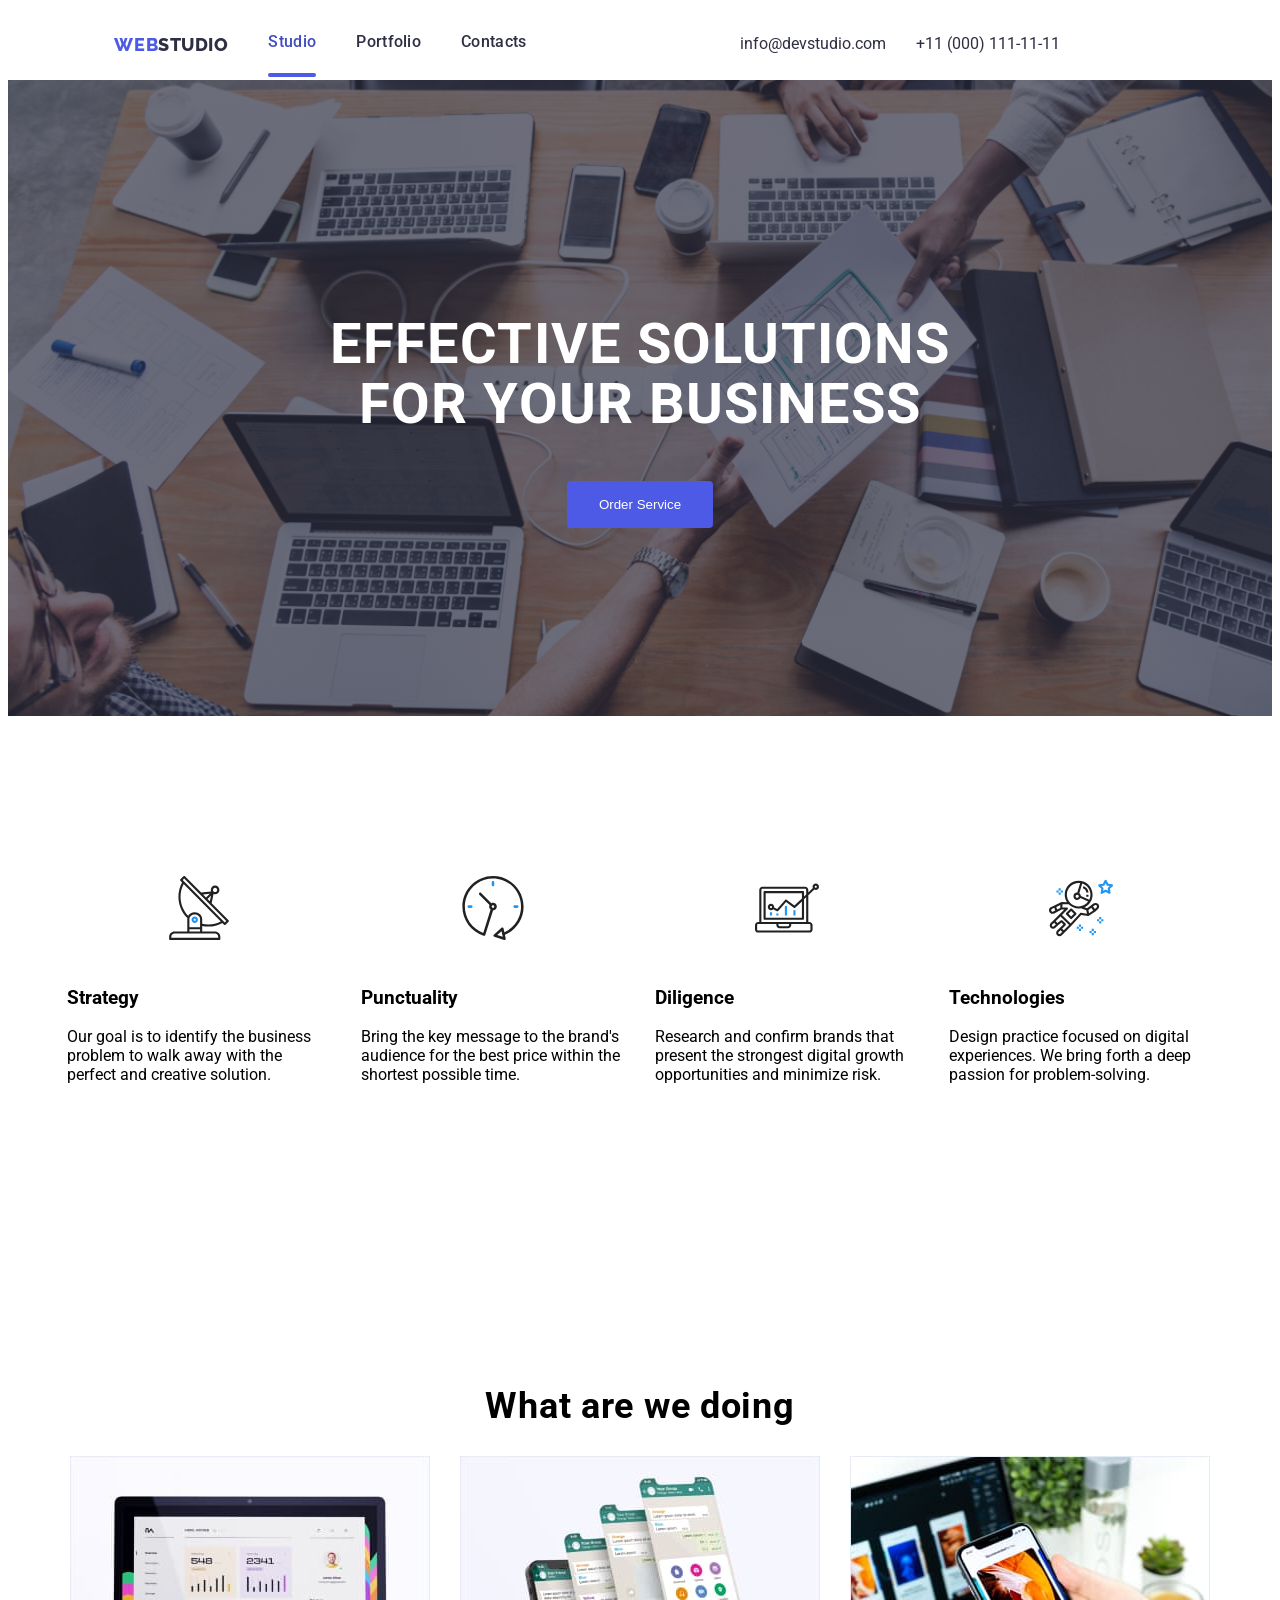
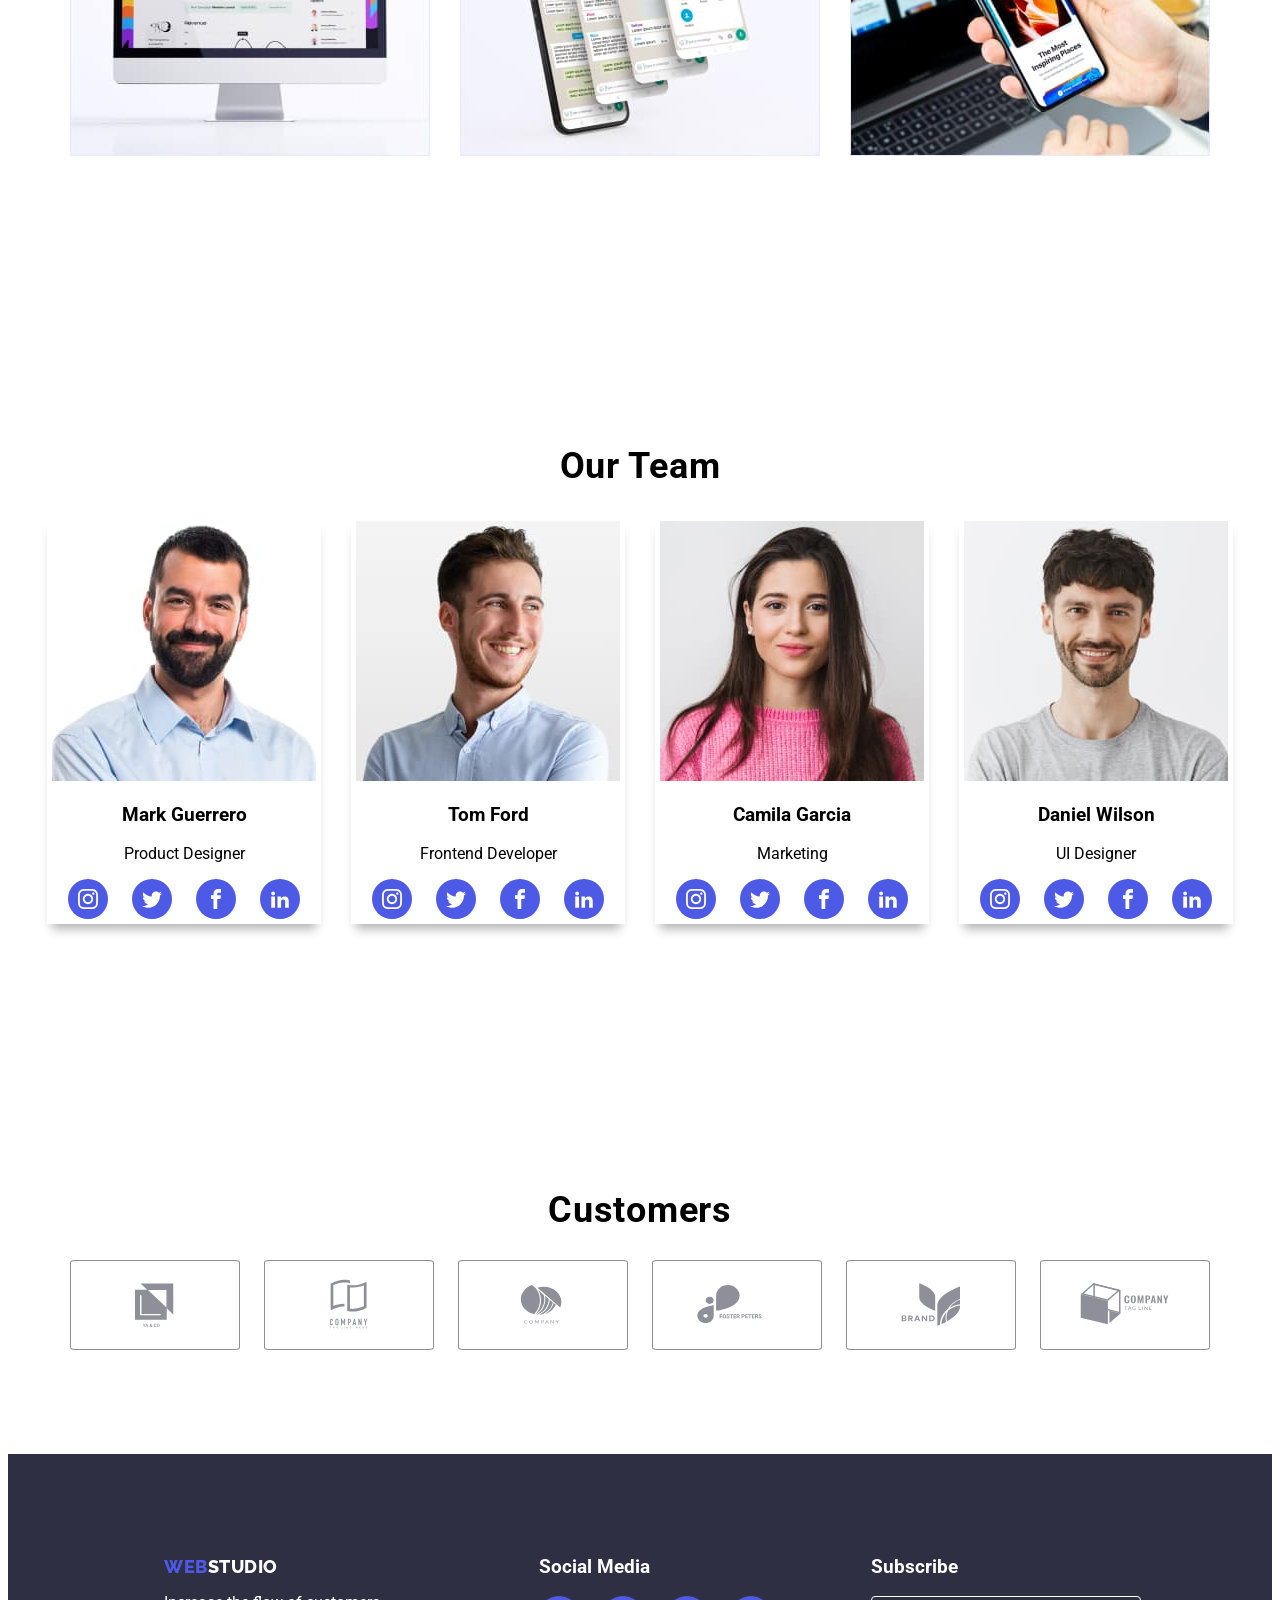
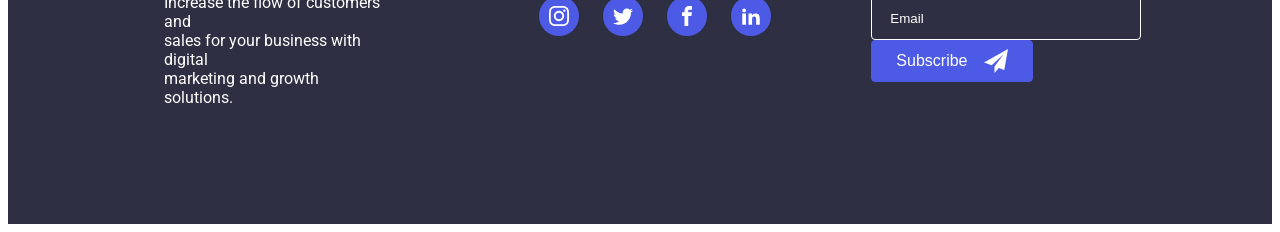
<file: index.html>
<!DOCTYPE html>
<html lang="en">

<head>
    <meta charset="UTF-8" />
    <meta name="viewport" content="width=device-width, initial-scale=1.0" />
    <title>Homework # 6</title>

    <!-- Fonts -->
    <link
        href="https://fonts.googleapis.com/css2?family=Raleway:wght@800&family=Roboto:wght@400;500;700;900&display=swap"
        rel="stylesheet">

    <!-- CSS -->
    <link rel="stylesheet" href="css/styles.css">
</head>

<body>
    <!-- page menu -->
    <header class="container">
        <div class="menu header">
            <a href="index.html" class="logo"><span>WEB</span>STUDIO</a>
            <ul>
                <nav class="menu-list">
                    <li>
                        <a class="menu-link active" href="index.html" target="_self">Studio</a>
                    </li>
                    <li>
                        <a class="menu-link" href="portfolio.html" target="_self">Portfolio</a>
                    </li>
                    <li>
                        <a class="menu-link" href="#" target="_self">Contacts</a>
                    </li>
                </nav>
            </ul>
        </div>
        <ul>
            <li class="menu-ctas-item">
                <a href="mailto:info@devstudio.com">info@devstudio.com</a>
            </li>
            <li class="menu-ctas-item">
                <a href="tel:+110001111111">+11 (000) 111-11-11</a>
            </li>
        </ul>

    </header>
    <!-- end of page menu-->

    <main>
        <!-- Hero Section  -->
        <section class="hero">
            <div class="hero-drk">
                <h1 class="hero-txt">Effective Solutions<br>for Your Business</h1>
                <button type="button" class="hero-btn" data-modal-open>Order Service</button>
                <div class="backdrop is-hidden" data-modal>
                    <div class="modal">
                        <button type="button" class="close-btn" data-modal-close>
                            <svg width="18" height="18">
                                <use href="./images/icons.svg#close"></use>
                            </svg>
                        </button>

                        <h3>Leave your contacts and we will call you back</h3>
                        <form class="contact-form">
                            <label for="name" class="contact-label">
                                <span class="form-label">Name</span>
                                <input type="text" class="form-input">
                                <svg width="18" height="18" class="form-icon">
                                    <use href="images/icons.svg#person"></use>
                                </svg>
                            </label>
                            <label for="phone" class="contact-label">
                                <span class="form-label">Phone</span>
                                <input type="text" class="form-input">
                                <svg width="18" height="18" class="form-icon">
                                    <use href="images/icons.svg#phone"></use>
                                </svg>
                            </label>
                            <label for="email" class="contact-label">
                                <span class="form-label">Email</span>
                                <input type="text" class="form-input">
                                <svg width="18" height="18" class="form-icon">
                                    <use href="images/icons.svg#email"></use>
                                </svg>
                            </label>
                            <label for="comment" class="contact-label">
                                <span class="form-label">Comment</span>
                                <textarea class="form-label-textarea" rows="8" placeholder="Text input"></textarea>
                            </label>
                            <label for="agree" class="form-agree">
                                <input type="checkbox" name="agree" value="agree" class="agree-chkbox">
                                <svg width="16" height="16" class="agree-chk-icon">
                                    <use href="./images/icons.svg#checkbox"></use>
                                </svg>
                                <span class="agree-txt">I accept the terms and conditions of the <a class="privacy" href="">Privacy Policy</a>.</span>
                            </label>
                            <button class="send-btn">Send</button>
                        </form>
                    </div>
                </div>
            </div>
        </section>

        <!-- Advantages Section -->
        <section class="advantages">
            <ul>
                <li>
                    <svg class="adv-icon" width="64px" height="64px">
                        <use href="images/icons.svg#antenna-1"></use>
                    </svg>
                    <h3>Strategy</h3>
                    <p>Our goal is to identify the business problem to walk away with the perfect and creative solution.
                    </p>
                </li>
                <li>
                    <svg class="adv-icon" width="64px" height="64px">
                        <use href="images/icons.svg#clock-1"></use>
                    </svg>
                    <h3>Punctuality</h3>
                    <p>Bring the key message to the brand's audience for the best price within the shortest possible
                        time.</p>
                </li>
                <li>
                    <svg class="adv-icon" width="64px" height="64px">
                        <use href="images/icons.svg#diagram-1"></use>
                    </svg>
                    <h3>Diligence</h3>
                    <p>Research and confirm brands that present the strongest digital growth opportunities and minimize
                        risk.</p>
                </li>
                <li>
                    <svg class="adv-icon" width="64px" height="64px">
                        <use href="images/icons.svg#astronaut-1"></use>
                    </svg>
                    <h3>Technologies</h3>
                    <p>Design practice focused on digital experiences. We bring forth a deep passion for
                        problem-solving.</p>
                </li>
            </ul>
        </section>

        <!-- Services Section -->
        <section class="services">
            <h2>What are we doing</h2>
            <ul>
                <li><img class="services-modal" src="images/img 1.jpg" alt="Computer" width="360"></li>
                <li><img src="images/img 2.jpg" alt="Phone" width="360"></li>
                <li><img src="images/img 3.jpg" alt="Interests" width="360"></li>
            </ul>
        </section>

        <!-- Team Section -->
        <section class="team">
            <h2>Our Team</h2>
            <ul class="teamcard">
                <li class="card-item">
                    <img src="images/team card 1.jpg" alt="Mark Guerrero">
                    <h3>Mark Guerrero</h3>
                    <p>Product Designer</p>
                    <div class="socials">
                    <svg width="40px" height="40px" viewBox="0 0 400 200">
                        <circle r="200" cx="50%" cy="50%" fill="#4D5AE5"></circle>
                        <use href="images/icons.svg#instagram" fill="white"></use>
                    </svg>
                    <svg width="40px" height="40px" viewBox="0 0 400 200">
                        <circle r="200" cx="50%" cy="50%" fill="#4D5AE5"></circle>
                        <use href="images/icons.svg#twitter" fill="white"></use>
                    </svg>
                    <svg width="40px" height="40px" viewBox="0 0 400 200">
                        <circle r="200" cx="50%" cy="50%" fill="#4D5AE5"></circle>
                        <use href="images/icons.svg#facebook" fill="white"></use>
                    </svg>
                    <svg width="40px" height="40px" viewBox="0 0 400 200">
                        <circle r="200" cx="50%" cy="50%" fill="#4D5AE5"></circle>
                        <use href="images/icons.svg#linkedin2" fill="white"></use>
                    </svg>
                    </div>
                </li>
                <li class="card-item">
                    <img src="images/team card 2.jpg" alt="Tom Ford">
                    <h3>Tom Ford</h3>
                    <p>Frontend Developer</p>
                    <div class="socials">
                        <svg width="40px" height="40px" viewBox="0 0 400 200">
                            <circle r="200" cx="50%" cy="50%" fill="#4D5AE5"></circle>
                            <use href="images/icons.svg#instagram" fill="white"></use>
                        </svg>
                        <svg width="40px" height="40px" viewBox="0 0 400 200">
                            <circle r="200" cx="50%" cy="50%" fill="#4D5AE5"></circle>
                            <use href="images/icons.svg#twitter" fill="white"></use>
                        </svg>
                        <svg width="40px" height="40px" viewBox="0 0 400 200">
                            <circle r="200" cx="50%" cy="50%" fill="#4D5AE5"></circle>
                            <use href="images/icons.svg#facebook" fill="white"></use>
                        </svg>
                        <svg width="40px" height="40px" viewBox="0 0 400 200">
                            <circle r="200" cx="50%" cy="50%" fill="#4D5AE5"></circle>
                            <use href="images/icons.svg#linkedin2" fill="white"></use>
                        </svg>
                    </div>
                </li>
                <li class="card-item">
                    <img src="images/team card 3.jpg" alt="Camila Garcia">
                    <h3>Camila Garcia</h3>
                    <p>Marketing</p>
                    <div class="socials">
                        <svg width="40px" height="40px" viewBox="0 0 400 200">
                            <circle r="200" cx="50%" cy="50%" fill="#4D5AE5"></circle>
                            <use href="images/icons.svg#instagram" fill="white"></use>
                        </svg>
                        <svg width="40px" height="40px" viewBox="0 0 400 200">
                            <circle r="200" cx="50%" cy="50%" fill="#4D5AE5"></circle>
                            <use href="images/icons.svg#twitter" fill="white"></use>
                        </svg>
                        <svg width="40px" height="40px" viewBox="0 0 400 200">
                            <circle r="200" cx="50%" cy="50%" fill="#4D5AE5"></circle>
                            <use href="images/icons.svg#facebook" fill="white"></use>
                        </svg>
                        <svg width="40px" height="40px" viewBox="0 0 400 200">
                            <circle r="200" cx="50%" cy="50%" fill="#4D5AE5"></circle>
                            <use href="images/icons.svg#linkedin2" fill="white"></use>
                        </svg>
                    </div>
                </li>
                <li class="card-item">
                    <img src="images/team card 4.jpg" alt="Daniel Wilson">
                    <h3>Daniel Wilson</h3>
                    <p>UI Designer</p>
                    <div class="socials">
                        <svg width="40px" height="40px" viewBox="0 0 400 200">
                            <circle r="200" cx="50%" cy="50%" fill="#4D5AE5"></circle>
                            <use href="images/icons.svg#instagram" fill="white"></use>
                        </svg>
                        <svg width="40px" height="40px" viewBox="0 0 400 200">
                            <circle r="200" cx="50%" cy="50%" fill="#4D5AE5"></circle>
                            <use href="images/icons.svg#twitter" fill="white"></use>
                        </svg>
                        <svg width="40px" height="40px" viewBox="0 0 400 200">
                            <circle r="200" cx="50%" cy="50%" fill="#4D5AE5"></circle>
                            <use href="images/icons.svg#facebook" fill="white"></use>
                        </svg>
                        <svg width="40px" height="40px" viewBox="0 0 400 200">
                            <circle r="200" cx="50%" cy="50%" fill="#4D5AE5"></circle>
                            <use href="images/icons.svg#linkedin2" fill="white"></use>
                        </svg>
                    </div>
                </li>
            </ul>
        </section>

        <!-- Clients Section-->
        <section class="clients">
            <h2>Customers</h2>
            <div class="clients-list">
                <svg class="clients-icon" width="104px" height="56px">
                    <use href="images/icons.svg#Logo-6"></use>
                </svg>
                <svg class="clients-icon" width="104px" height="56px">
                    <use href="images/icons.svg#Logo-4"></use>
                </svg>
                <svg class="clients-icon" width="104px" height="56px">
                    <use href="images/icons.svg#Logo-5"></use>
                </svg>
                <svg class="clients-icon" width="104px" height="56px">
                    <use href="images/icons.svg#Logo-2"></use>
                </svg>
                <svg class="clients-icon" width="104px" height="56px">
                    <use href="images/icons.svg#Logo"></use>
                </svg>
                <svg class="clients-icon" width="104px" height="56px">
                    <use href="images/icons.svg#Logo-1"></use>
                </svg>
            </div>
        </section>
    </main>

    <footer class="bg-dark">
        <div class="bg-contents">
            <a href="index.html" class="logo"><span>WEB</span>STUDIO</a>
            <p>Increase the flow of customers and <br> sales for your business with digital <br> marketing and growth
                solutions.</p>
        </div>
        <div class="bg-socials">
            <h3>Social Media</h3>
            <div class="socials">
                <svg width="40px" height="40px" viewBox="0 0 400 200">
                    <circle r="200" cx="50%" cy="50%" fill="#4D5AE5"></circle>
                    <use href="images/icons.svg#instagram" fill="white"></use>
                </svg>
                <svg width="40px" height="40px" viewBox="0 0 400 200">
                    <circle r="200" cx="50%" cy="50%" fill="#4D5AE5"></circle>
                    <use href="images/icons.svg#twitter" fill="white"></use>
                </svg>
                <svg width="40px" height="40px" viewBox="0 0 400 200">
                    <circle r="200" cx="50%" cy="50%" fill="#4D5AE5"></circle>
                    <use href="images/icons.svg#facebook" fill="white"></use>
                </svg>
                <svg width="40px" height="40px" viewBox="0 0 400 200">
                    <circle r="200" cx="50%" cy="50%" fill="#4D5AE5"></circle>
                    <use href="images/icons.svg#linkedin2" fill="white"></use>
                </svg>
            </div>
        </div>
        <div class="bg-sub">
            <h3>Subscribe</h3>
            <form class="bg-sub-form">
                <input type="text" class="input-sub" placeholder="Email">
                <button class="sub-btn">Subscribe
                    <svg width="24" height="24">
                        <use href="images/icons.svg#send"></use>
                    </svg>
                </button>
            </form>
        </div>
    </footer>

    <script src="./js/modal.js"></script>
</body>

</html>
</file>
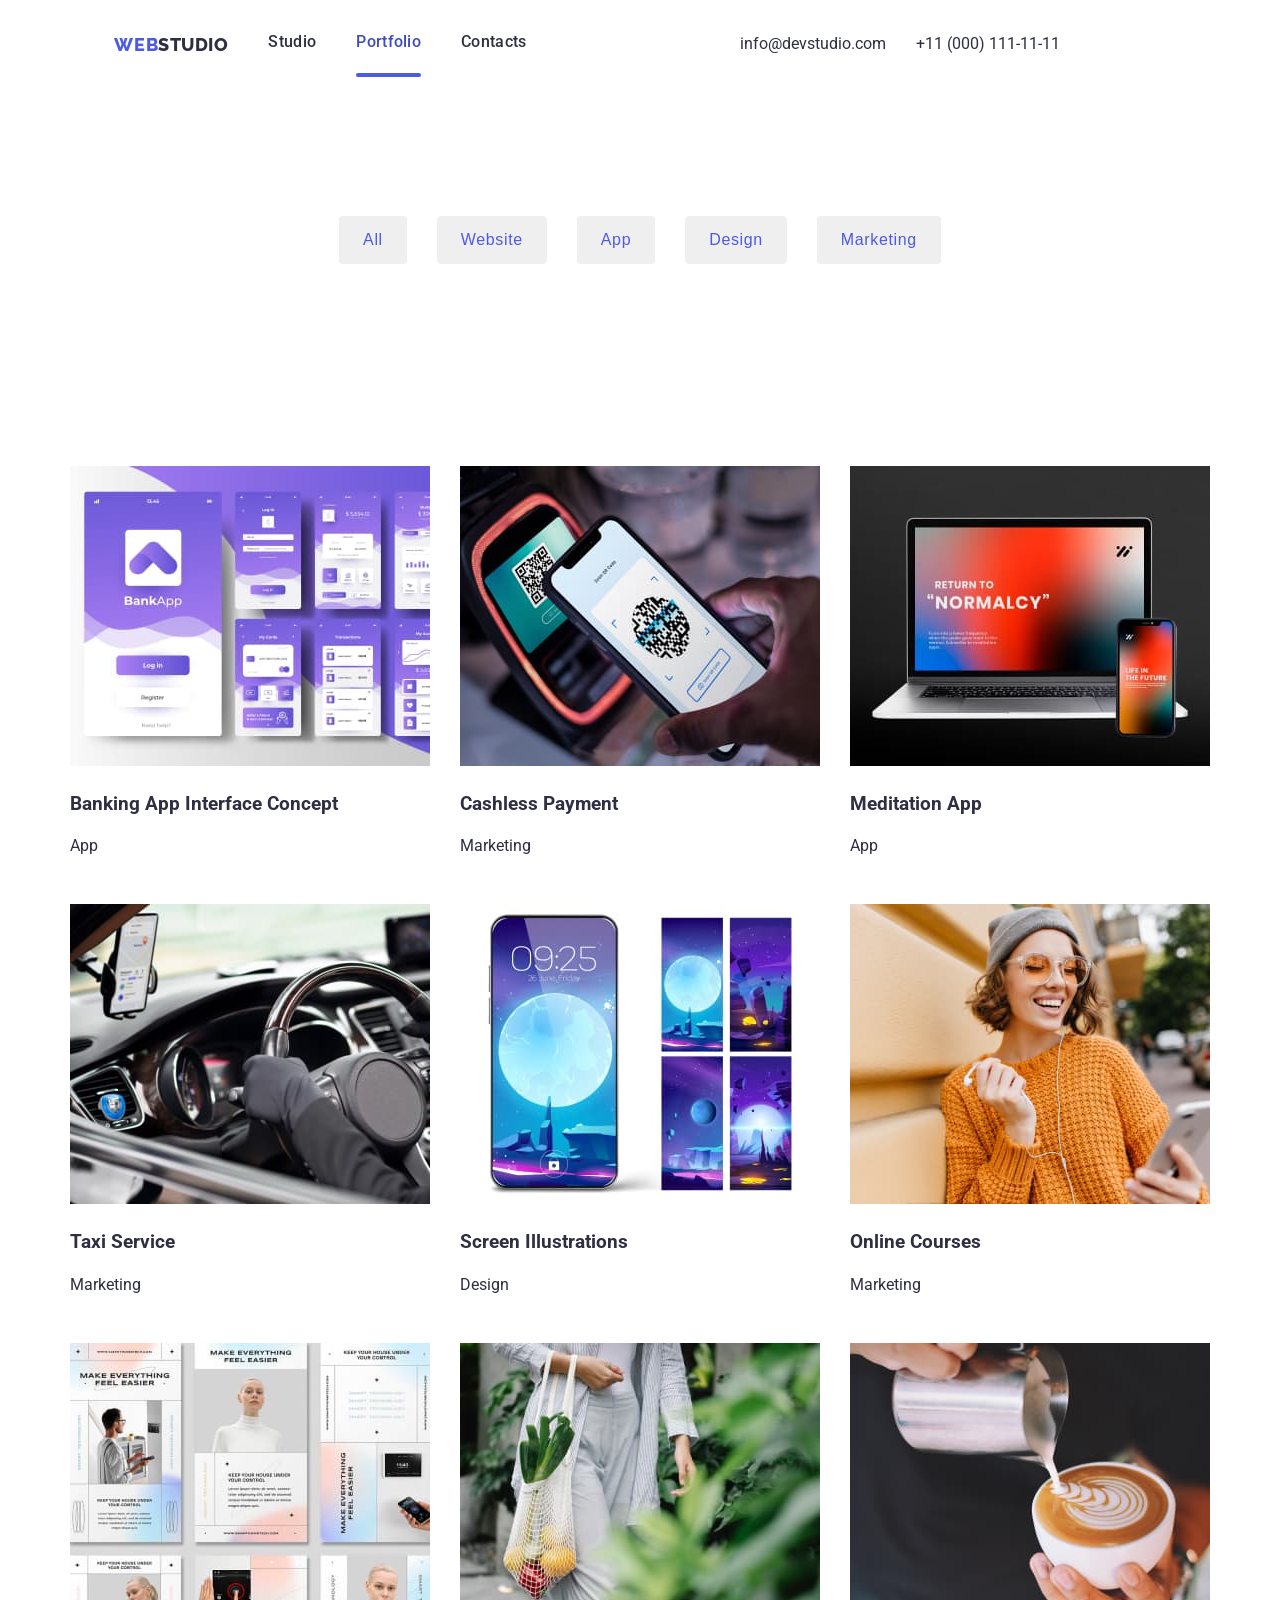
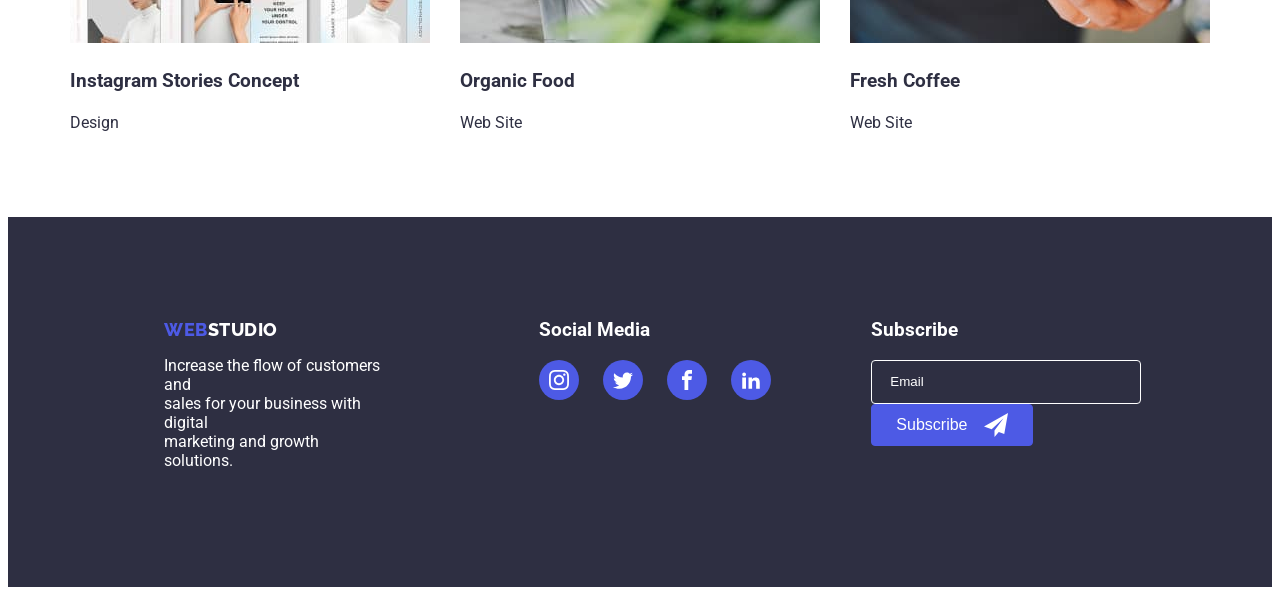
<file: portfolio.html>
<!DOCTYPE html>
<html lang="en">

<head>
    <meta charset="UTF-8" />
    <meta name="viewport" content="width=device-width, initial-scale=1.0" />
    <link rel="preconnect" href="https://fonts.googleapis.com">
    <link rel="preconnect" href="https://fonts.gstatic.com" crossorigin>
    <link
        href="https://fonts.googleapis.com/css2?family=Raleway:wght@800&family=Roboto:wght@400;500;700;900&display=swap"
        rel="stylesheet">
    <link rel="stylesheet" href="css/styles.css">
</head>

<body>
    <!-- page menu -->
    <header class="container">
        <div class="menu">
            <a href="index.html" class="logo"><span>WEB</span>STUDIO</a>
            <ul>
                <nav class="menu-list">
                    <li>
                        <a class="menu-link" href="index.html" target="_self">Studio</a>
                    </li>
                    <li>
                        <a class="menu-link active" href="portfolio.html" target="_self">Portfolio</a>
                    </li>
                    <li>
                        <a class="menu-link" href="#" target="_self">Contacts</a>
                    </li>
                </nav>
            </ul>
        </div>
        <ul>
            <li class="menu-ctas-item">
                <a href="mailto:info@devstudio.com">info@devstudio.com</a>
            </li>
            <li class="menu-ctas-item">
                <a href="tel:+110001111111">+11 (000) 111-11-11</a>
            </li>
        </ul>
    
    </header>
    <!-- end of page menu-->

    <!-- filter section -->
    <section class="filter-page">
        <div class="btn-box">
            <ul class="filter">
                <li class="filter-item">
                    <button type="button" class="filter-btns">All</button>
                </li>
                <li class="filter-item">
                    <button type="button" class="filter-btns">Website</button>
                </li>
                <li class="filter-item">
                    <button type="button" class="filter-btns">App</button>
                </li>   
                <li class="filter-item">
                    <button type="button" class="filter-btns">Design</button>
                </li>  
                <li class="filter-item">
                    <button type="button" class="filter-btns">Marketing</button>
                </li>
            </ul> 
        </div>
    </section>

    <!-- cards section -->
    <section class="p-page">
        <ul class="cards">
            <li class="cards-item">
                <a href="#">
                    <div class="cards-img">
                        <img src="images/app 1.jpg">
                        <div class="cards-img-caption">
                            <p>Lorem, ipsum dolor sit amet consectetur adipisicing elit. Aliquid eaque veniam laboriosam magnam, consectetur
                                voluptatibus perspiciatis doloremque a maiores. Illo repudiandae doloremque impedit nihil omnis iste ipsum doloribus
                                neque consequatur.</p>
                        </div> 
                    </div>
                    <div class="cards-item-caption">
                        <h3>Banking App Interface Concept</h3>
                        <p>App</p>
                    </div>
                </a>
            </li>
            <li class="cards-item">
                <a href="">
                    <div class="cards-img">
                        <img src="images/app 2.jpg">
                        <div class="cards-img-caption">
                            <p>14 Stylish and User-Friendly App Design Concepts · Task Manager App · Calorie Tracker App · Exotic Fruit Ecommerce App ·
                                Cloud Storage App</p>
                        </div>
                    </div>
                    <div class="cards-item-caption">
                        <h3>Cashless Payment</h3>
                        <p>Marketing</p>
                    </div>
                </a>
            </li>
            <li class="cards-item">
                <a href="">
                    <div class="cards-img">
                        <img src="images/app 3.jpg">
                        <div class="cards-img-caption">
                            <p>Lorem ipsum dolor sit amet consectetur adipisicing elit. Porro repudiandae, unde modi quod esse nobis iure voluptatum, facilis minus ea maxime quas aperiam architecto veritatis provident voluptates quo nam dicta.</p>
                        </div>
                    </div>
                    <div class="cards-item-caption">
                        <h3>Meditation App</h3>
                        <p>App</p>
                    </div>
                </a>
            </li>
            <li class="cards-item">
                <a href="">
                    <div class="cards-img">
                        <img src="images/app 4.jpg">
                        <div class="cards-img-caption">
                            <p>Lorem ipsum dolor sit amet consectetur adipisicing elit. Eligendi, velit. Quas beatae voluptas eius accusantium quibusdam ducimus, corrupti quod quam neque magni rerum omnis eaque tenetur? Qui dicta porro mollitia.</p>
                        </div>
                    </div>
                    <div class="cards-item-caption">
                        <h3>Taxi Service</h3>
                        <p>Marketing</p>
                    </div>
                </a>
            </li>
            <li class="cards-item">
                <a href="">
                    <div class="cards-img">
                        <img src="images/app 5.jpg">
                        <div class="cards-img-caption">
                            <p>Lorem ipsum dolor sit amet consectetur adipisicing elit. Ipsam at beatae consequuntur pariatur odit nesciunt nam perferendis illo esse nobis quo totam nemo reprehenderit necessitatibus hic fuga, maiores enim? Pariatur?</p>
                        </div>
                    </div>
                    <div class="cards-item-caption">
                        <h3>Screen Illustrations</h3>
                        <p>Design</p>
                    </div>
                </a>
            </li>
            <li class="cards-item">
                <a href="">
                    <div class="cards-img">
                        <img src="images/app 6.jpg">
                        <div class="cards-img-caption">
                            <p>Lorem ipsum dolor sit amet consectetur adipisicing elit. Enim, ipsam praesentium! Quidem eligendi necessitatibus a sint reprehenderit, minus aliquam voluptate ex earum unde praesentium, impedit autem, quos blanditiis commodi nemo!</p>
                        </div>
                    </div>
                    <div class="cards-item-caption">
                        <h3>Online Courses</h3>
                        <p>Marketing</p>
                    </div>
                </a>
            </li>
            <li class="cards-item">
                <a href="">
                    <div class="cards-img">
                        <img src="images/app 7.jpg">
                        <div class="cards-img-caption">
                            <p>Lorem ipsum dolor sit amet consectetur adipisicing elit. Enim, ipsam praesentium! Quidem eligendi necessitatibus
                                a sint reprehenderit, minus aliquam voluptate ex earum unde praesentium, impedit autem, quos blanditiis commodi
                                nemo!</p>
                        </div>
                    </div>
                    <div class="cards-item-caption">
                        <h3>Instagram Stories Concept</h3>
                        <p>Design</p>
                    </div>
                
                </a>
            </li>
            <li class="cards-item">
                <a href="">
                    <div class="cards-img">
                        <img src="images/app 8.jpg">
                        <div class="cards-img-caption">
                            <p>Lorem ipsum dolor sit amet consectetur adipisicing elit. Enim, ipsam praesentium! Quidem eligendi necessitatibus
                                a sint reprehenderit, minus aliquam voluptate ex earum unde praesentium, impedit autem, quos blanditiis commodi
                                nemo!</p>
                        </div>
                    </div>
                    <div class="cards-item-caption">
                        <h3>Organic Food</h3>
                        <p>Web Site</p>
                    </div>
                </a>
            </li>
            <li class="cards-item">
                <a href="">
                    <div class="cards-img">
                        <img src="images/app 9.jpg">
                        <div class="cards-img-caption">
                            <p>Lorem ipsum dolor sit amet consectetur adipisicing elit. Enim, ipsam praesentium! Quidem eligendi necessitatibus
                                a sint reprehenderit, minus aliquam voluptate ex earum unde praesentium, impedit autem, quos blanditiis commodi
                                nemo!</p>
                        </div>
                    </div>
                    <div class="cards-item-caption">
                        <h3>Fresh Coffee</h3>
                        <p>Web Site</p>
                    </div>
                </a>
            </li>
        </ul>
    </section>

    <footer class="bg-dark">
        <div class="bg-contents">
            <a href="index.html" class="logo"><span>WEB</span>STUDIO</a>
            <p>Increase the flow of customers and <br> sales for your business with digital <br> marketing and growth
                solutions.</p>
        </div>
        <div class="bg-socials">
            <h3>Social Media</h3>
            <div class="socials">
                <svg width="40px" height="40px" viewBox="0 0 400 200">
                    <circle r="200" cx="50%" cy="50%" fill="#4D5AE5"></circle>
                    <use href="images/icons.svg#instagram" fill="white"></use>
                </svg>
                <svg width="40px" height="40px" viewBox="0 0 400 200">
                    <circle r="200" cx="50%" cy="50%" fill="#4D5AE5"></circle>
                    <use href="images/icons.svg#twitter" fill="white"></use>
                </svg>
                <svg width="40px" height="40px" viewBox="0 0 400 200">
                    <circle r="200" cx="50%" cy="50%" fill="#4D5AE5"></circle>
                    <use href="images/icons.svg#facebook" fill="white"></use>
                </svg>
                <svg width="40px" height="40px" viewBox="0 0 400 200">
                    <circle r="200" cx="50%" cy="50%" fill="#4D5AE5"></circle>
                    <use href="images/icons.svg#linkedin2" fill="white"></use>
                </svg>
            </div>
        </div>
        <div class="bg-sub">
            <h3>Subscribe</h3>
            <form class="bg-sub-form">
                <input type="text" class="input-sub" placeholder="Email">
                <button class="sub-btn">Subscribe
                    <svg width="24" height="24">
                        <use href="images/icons.svg#send"></use>
                    </svg>
                </button>
            </form>
        </div>
    </footer>
</body>

</html>
</file>
<file: css/styles.css>
:root {
    --iris: #4D5AE5;
    --navy-blue: #2E2F42;
    --white: #fff;
    --ocean: #404bbf;
    --green: #31d0aa;
    --slate: #434455;
    --light-slate: #8e8f99;
    --cornflower: #e7e9fc;
    --cloud: #f4f4fd;
    --navy-blue-modal: #2e2f42;
    --grey: #2e2f42;
    --dairy: #fcfcfc;
}

body {
    font-family: 'Roboto', sans-serif;
}

/* WEBStudio Logo */

.logo {
    font-family: 'Raleway', sans-serif;
    text-decoration: none;
    color: var(--navy-blue); 
    font-size: 18px;
    font-weight: 800;
    line-height: 21px;
    letter-spacing: 0.54px;
}

.logo span {
    color: var(--iris)
}

/* Banner */

.bg-dark {
    background-color: var(--navy-blue);
    color: var(--white);
    display: flex;
    align-items: baseline;
}

.bg-dark a{
    color: var(--white);
}

.bg-contents {
    padding: 101.5px 156px;
}


.socials .bg-socials {
    gap: 16px;
}

.bg-sub {
    padding-left: 100px;
}

.input-sub {
    width: 264px;
    height: 40px;
    background: var(--navy-blue);
    border: 1px solid white;
    border-radius: 4px;
    margin-right: 16px;
}

.input-sub::placeholder {
    color: var(--white);
    padding: 8px 16px;
}

.sub-btn {
    display: inline-flex;
    align-items: center;
    padding: 8px 24px;
    background-color: var(--iris);
    color: var(--white);
    border: 1px solid var(--iris);
    border-radius: 4px;
    font-size: 16px;
    font-weight: 500;
    gap: 16px;
}

.sub-btn svg {
    fill: var(--white);
}

/* Hero Section */

.hero {
    background: linear-gradient(rgba(46, 47, 66, 0.70), rgba(46, 47, 66, 0.70)), url(../images/people-office-1.jpg);
    background-size: cover;
    padding: 188px;
    padding-bottom: 188px;
    text-align: center;
}

h1 {
    text-align: center;
    text-transform: uppercase;
    font-size: 56px;
    color: var(--white);
    font-size: 56px;
    font-style: normal;
    font-weight: 700;
    line-height: 60px;
    letter-spacing: 1.12px;
}

.container {
    width: 1158px;
    display: flex;
    align-items: center;
    list-style-type: none;
    justify-content: space-around;
}

.hero-btn {
    cursor: pointer;
    transition-duration: 2s;
    background-color: var(--iris);
    border: none;
    border-radius: 4px;
    color: var(--white);
    padding: 16px 32px;
}


.hero-btn:hover {
    background-color: var(--ocean);
}

/* Modal */ 

.backdrop {
    background-color: rgba(46, 47, 66, 0.40);
    position: fixed;
    width: 100%;
    height: 100%;
    top: 0;
    left: 0;
    display: flex;
    align-items: center;
    justify-content: center;
    transition: opacity 250ms cubic-bezier(0.4, 0, 0.2, 1);
}

.modal {
    width: 408px;
    height: 584px;
    background-color: var(--dairy);
    border-radius: 4px;
    padding: 24px;
}

.is-hidden {
    opacity: 0;
    visibility: hidden;
}

.close-btn {
    border-radius: 100%;
    border: 1px solid rgba(0, 0, 0, 0.1);
    background-color: var(--cloud);
    color: var(--navy-blue);
    width: 30px;
    height: 30px;
    margin-left: auto;
    display: block;
    transition: fill 250ms cubic-bezier(0.4, 0, 0.2, 1), border 250ms cubic-bezier(0.4, 0, 0.2, 1);
    cursor: pointer;
    display: flex;
    align-items: center;
    justify-content: center;
}

.close-btn:hover {
    fill: currentColor;
    border: 1px solid currentColor;
}

.contact-label {
    display: flex;
    flex-direction: column;
    margin-bottom: 15px;
    width: 100%;
    position: relative;
    color: var(--light-slate);
}

.form-label {
    text-align: left;
    margin-bottom: 8px;
}

.form-input {
    width: 360px;
    height: 40px;
    border: 1px solid grey;
    padding-left: 42px;
    border-radius: 4px;
}

.form-icon {
    position: absolute;
    top: 55%;
    left: 15px;
    fill: var(--navy-blue);
    transition: fill 250ms cubic-bezier(0.4, 0, 0.2, 1);
    cursor: pointer;
}

.form-input:focus + .form-icon,
.form-input:hover + .form-icon {
    fill: var(--iris);
}

.form-input:hover,
.form-input:hover {
    border: 1px solid var(--iris);
    transition: border 250ms cubic-bezier(0.4, 0, 0.2, 1);
}

.form-input-textarea {
    border: 1px solid var(--grey);
    border-radius: 4px;
    transition: 250ms;
    transition-property: color, border-color, background-color;
    transition-timing-function: cubic-bezier(0.4, 0, 0.2, 1);
    padding: 8px 16px;
}

.form-agree {
    display: flex;
    align-items: center;
    justify-content: center;
}

.agree-chkbox {
    width: 20px;
    height: 20px;
    position: relative;
    left: 23px;
    opacity: 0;
}

.agree-chk-icon {
    fill: none;
    margin-right: 8px;
    border: 1px solid var(--light-slate);
    border-radius: 2px;
    transition: 250ms;
    transition-property: border-color, background-color,fill;
    transition-timing-function: cubic-bezier(0.4, 0, 0.2, 1);
}

.form-agree .agree-chkbox:focus + .agree-chk-icon,
.form-agree .agree-chkbox:checked:focus + .agree-chk-icon {
    outline: 2px solid #212121;
}

.form-agree .agree-chkbox:checked + .agree-chk-icon {
    background-color: var(--iris);
    border-color: var(--iris);
    fill: var(--white);
    outline: none;
    stroke: var(--white);
    stroke-width: 0.2;
}
.agree-txt {
    font-size: 12px;
}

.privacy {
    text-decoration: underline;
    color: var(--iris);
}

.send-btn {
    padding: 16px 32px;
    background-color: var(--iris);
    color: var(--white);
    border-radius: 4px;
    box-shadow: 0px 4px 4px 0px rgba(0, 0, 0, 0.15);
    border-color: transparent;
}

.send-btn:hover {
    cursor: pointer;
}

/* Menu Section */

.menu-link {
    color: var(--navy-blue);
    font-size: 16px;
    font-style: normal;
    font-weight: 500;
    line-height: 2rem;
    letter-spacing: 0.32px;
}

.menu-link:visited {
    color: var(--ocean);
    font-size: 16px;
    font-style: normal;
    font-weight: 500;
    line-height: 2rem;
    letter-spacing: 0.32px;
}

.active {
    color: var(--ocean);
}

.active::after {
    content: " ";
    display: block;
    height: 4px;
    width: 100%;
    border-radius: 2px;
    background-color: var(--iris);
    position: relative;
    top: 15px;
}

a {
    font-family: 'Roboto', sans-serif;
    text-decoration: none;
    color: var(--navy-blue);
    line-height: 24px;
}

a:hover {
    color: var(--iris)
}

.menu-cta {
    background-color: var(--iris);
    color: var(--white);
    border-radius: 3px;
    border-style: none;
}

.menu-cta:hover {
    background-color: var(--light-slate);
}

h2 {
    text-align: center;
    font-family: Roboto;
    font-size: 36px;
    font-weight: 700;
    line-height: 40px;
    letter-spacing: 0.72px;
}

ul {
    list-style: none;
    padding-left: 0;
    display: flex;
    justify-content: center;
    gap: 30px;
}

.menu li {
    align-items: flex-end;
}

.menu {
    height: 72px;
    display: flex;
    flex-shrink: 0;
    align-items: center;
    gap: 40px;
    justify-content: center;
}

.menu-list {
    display: flex;
    gap: 40px;
}


.adv-icon {
    padding: 24px 100px;
}

/* Team Cards & Socials */

.circle {
    gap: 24px;
}

.teamcard {
    text-align: center;
}

.socials {
    display: flex;
    justify-content: center;
    align-items: center;
    gap: 24px;
}

.card-item {
    box-shadow: 0 10px 10px -5px rgba(0, 0, 0, 0.3);
    padding: 5px;
}

section {
    padding: 120px 120px;
}

/* Portfolio Page */

.p-page {
    padding: 0;
    display: flex;
    flex-wrap: wrap;
    justify-content: center;
}

.cards {
    padding: 50px 10px;
    display: flex;
    flex-wrap: wrap;
    justify-content: center;
    align-items: center;
}

.cards-item {
    overflow: hidden;
}

.cards-item:hover,
.cards-item:focus {
    transition-duration: 2s;
    box-shadow: 0 10px 10px -5px rgba(0, 0, 0, 0.3);
}

.cards-item:hover .cards-img-caption {
    opacity: 1;
    transform: translateY(0);
}

.cards-img {
    position: relative;
    overflow: hidden;
}

.cards-img-caption {
    position: absolute;
    background-color: rgba(77, 90, 229, 0.7);
    color: var(--white);
    width: 100%;
    height: 100%;
    top: 0;
    left: 0;
    opacity: 0;
    transform: translateY(100%);
    transition: transform 0.25s cubic-bezier(0.4, 0, 0.2, 1);
}

.cards-img-caption p {
    padding: 40px 32px;
}

.clients {
    text-align: center;
    padding: 100px 50px;
}

.clients-icon {
    fill: var(--light-slate);
    padding: 16px 32px;
    border: 1px groove var(--light-slate);
    border-radius: 3%;
    
}

.clients-list {
    display: inline-flex;
    align-items: flex-start;
    gap: 24px;
}

.btn-box {
    color: var(--iris);
    display: flex;
    flex-wrap: wrap;
    justify-content: center;
    gap: 24px;
}


.filter-btns {
    color: var(--iris)
    font-family: Roboto;
    font-size: 16px;
    font-weight: 500;
    line-height: 24px;
    letter-spacing: 0.64px;
    border-style: none;
    border-radius: 4px;
    cursor: pointer;
    padding: 12px 24px;
    transition-duration: 2s;
}

.filter-btns:hover {
    background-color: var(--iris);
    color: var(--white);
    font-family: Roboto;
    font-size: 16px;
    font-weight: 500;
    line-height: 24px;
    letter-spacing: 0.64px;
    transition: transform 0.25s cubic-bezier(0.4, 0, 0.2, 1);
}
</file>
